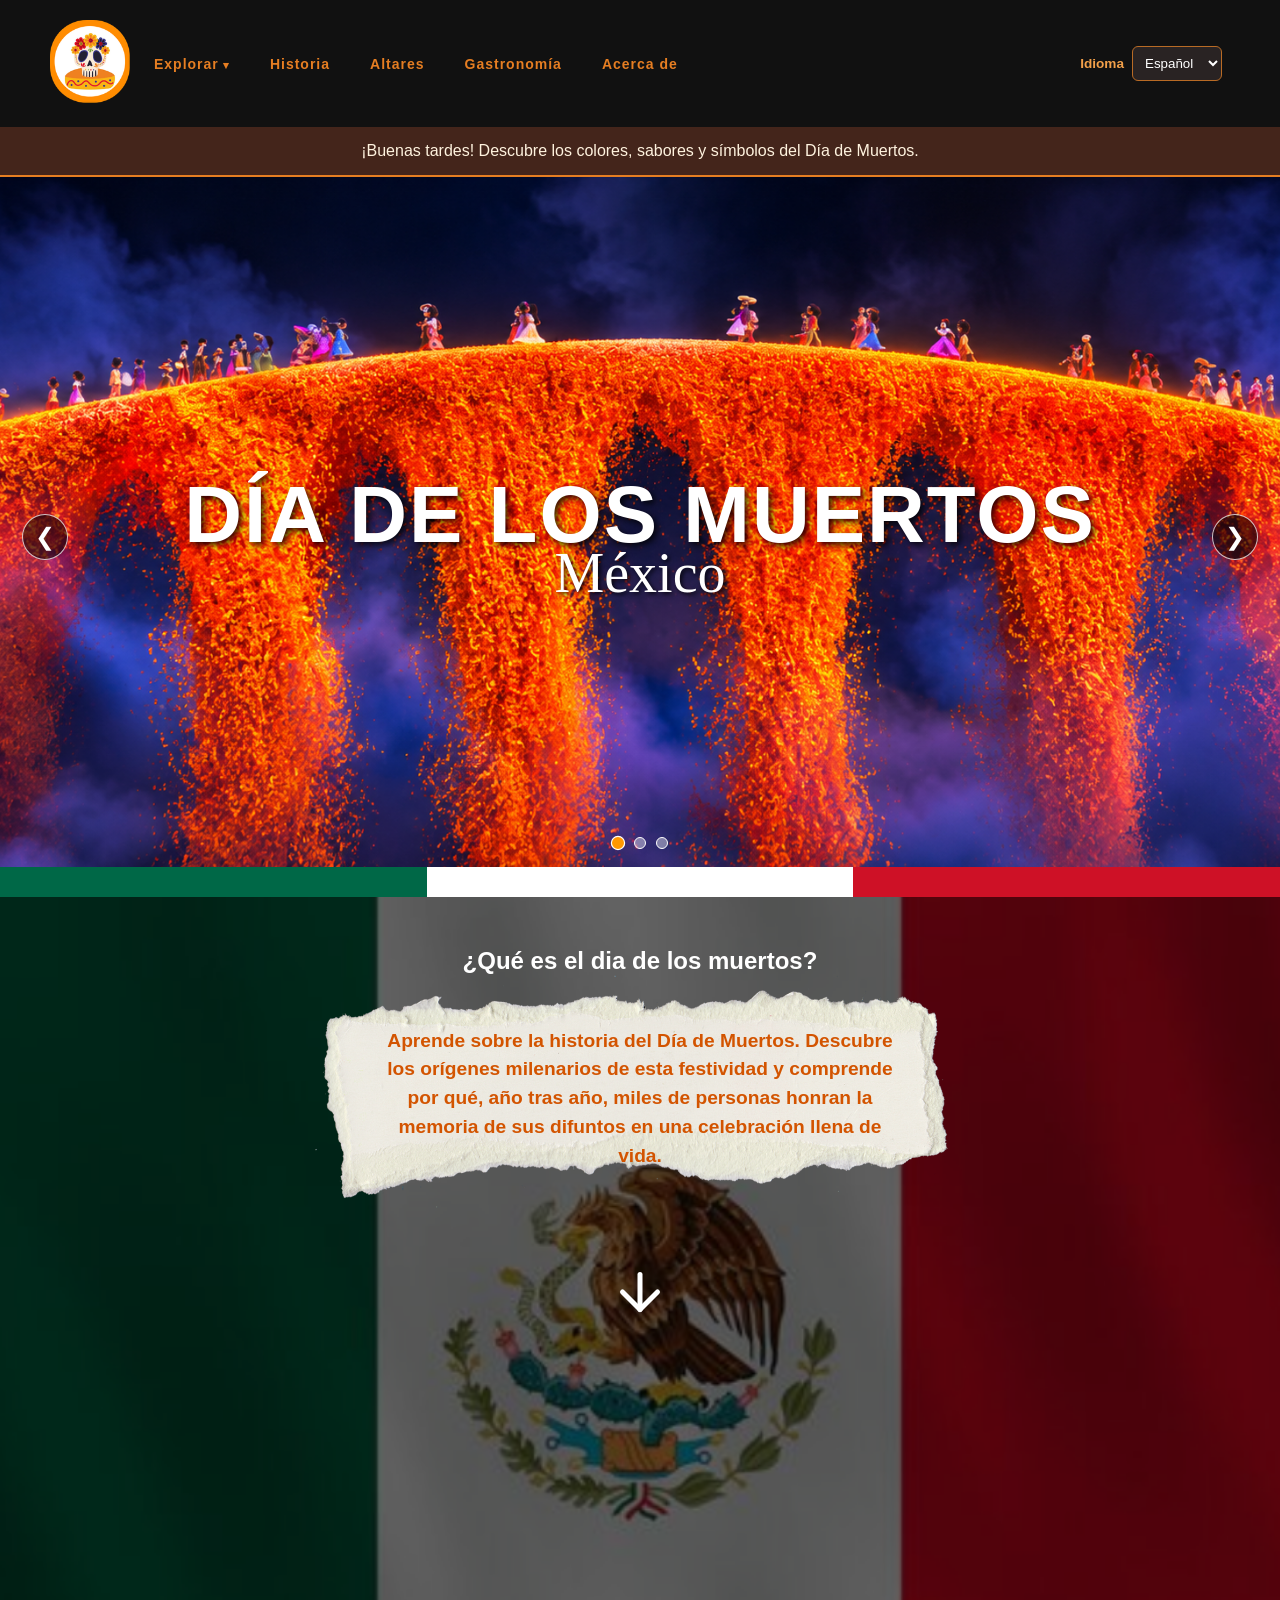
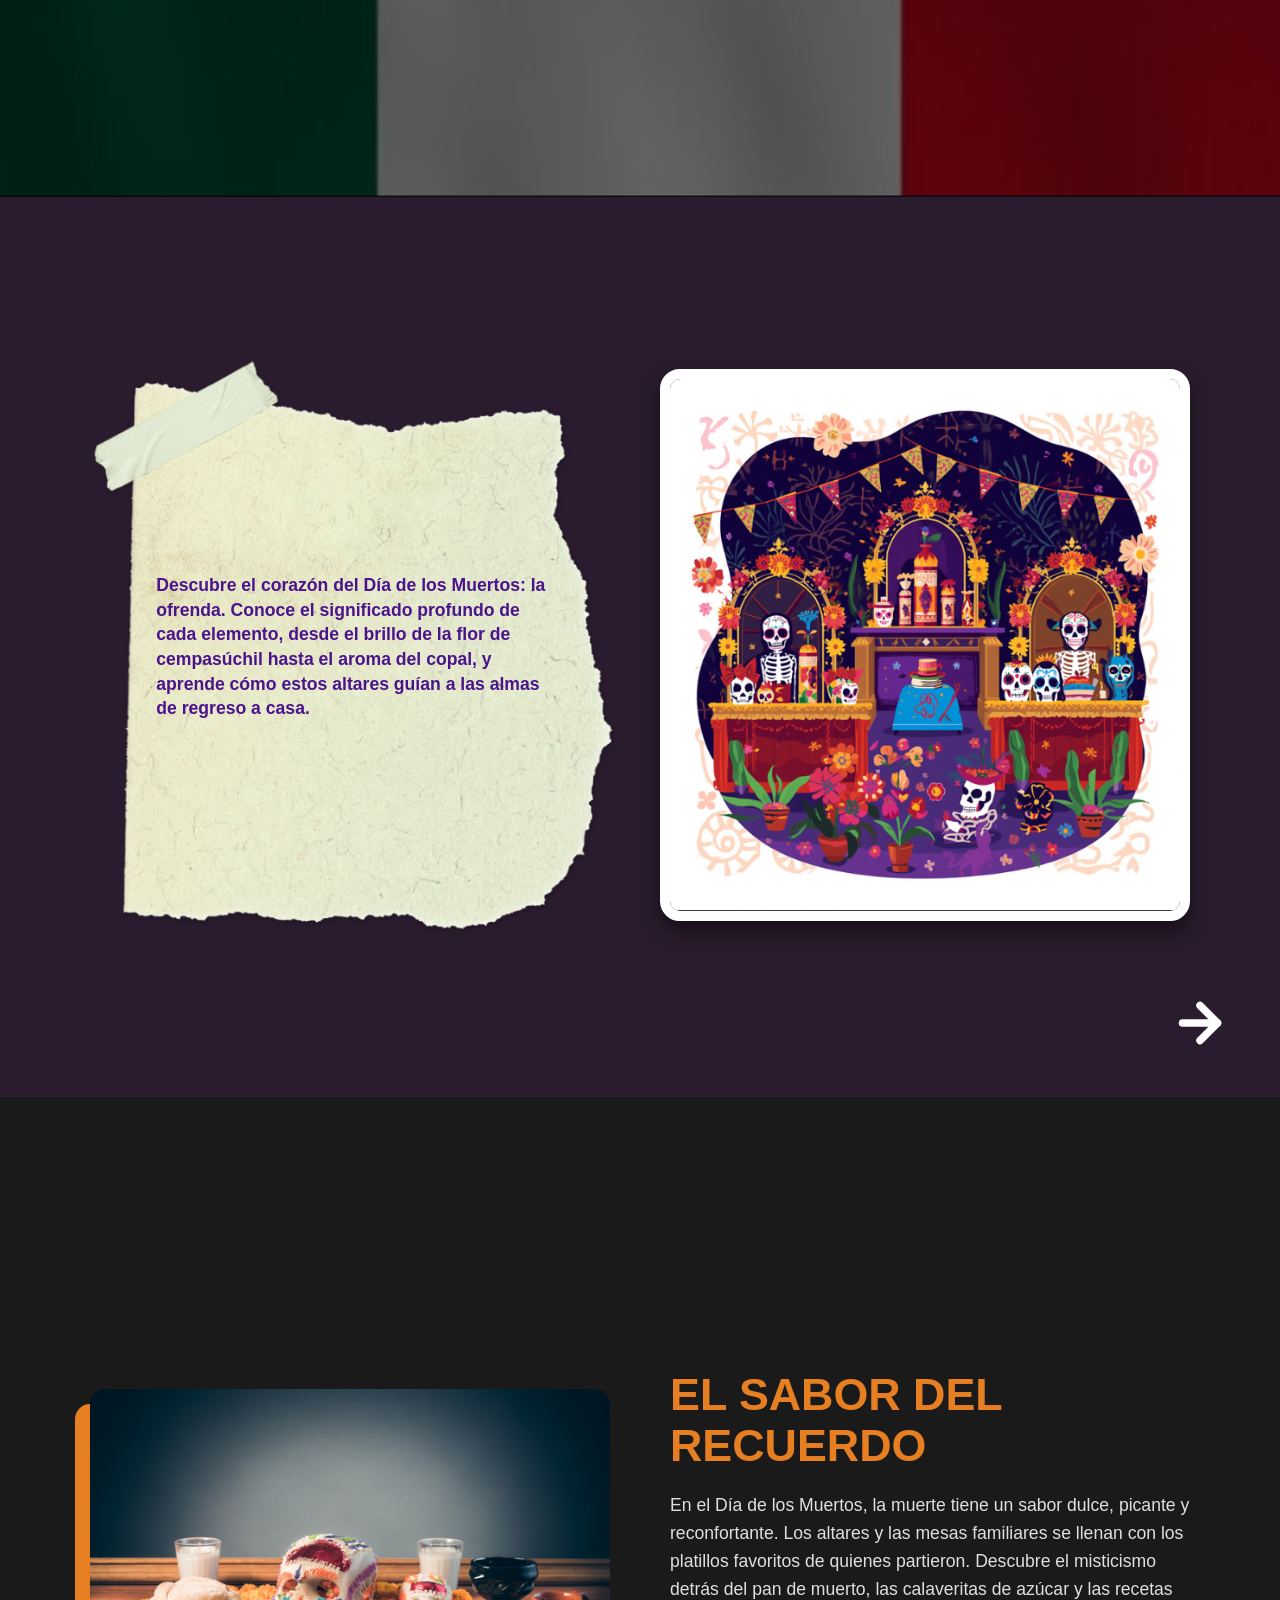
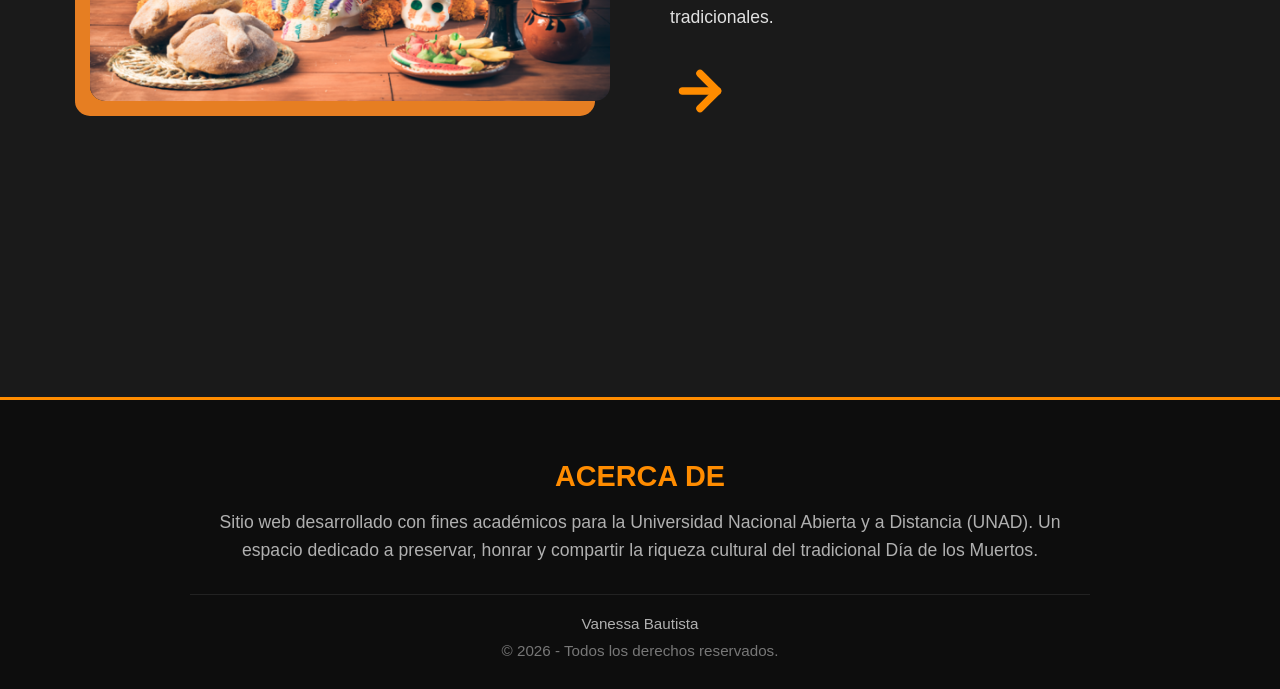
<file: index.html>
<!DOCTYPE html>
<html lang="es">
<head>
    <meta charset="UTF-8">
    <meta name="viewport" content="width=device-width, initial-scale=1.0">
    <title>Día de los Muertos - México</title>
    <link rel="stylesheet" href="css/style.css">
</head>
<body>

    <!-- Encabezado y navegación principal -->
    <header class="site-header">
        <a class="logo" href="index.html" aria-label="Ir al inicio">
            <img src="images/logo.png" alt="Logotipo del Día de Muertos">
        </a>
        <nav aria-label="Menú principal">
            <ul class="nav-list">
                <li class="dropdown">
                    <a href="#" class="dropdown-toggle" aria-haspopup="true" aria-expanded="false" data-i18n="menu">EXPLORAR</a>
                    <ul class="dropdown-menu">
                        <li><a href="historia.html" data-i18n="history">HISTORIA</a></li>
                        <li><a href="altares.html" data-i18n="altars">ALTARES</a></li>
                        <li><a href="gastronomia.html" data-i18n="food">GASTRONOMÍA</a></li>
                    </ul>
                </li>
                <li><a href="index.html#historia" data-i18n="history">HISTORIA</a></li>
                <li><a href="index.html#altares" data-i18n="altars">ALTARES</a></li>
                <li><a href="index.html#gastronomia" data-i18n="food">GASTRONOMÍA</a></li>
                <li><a href="index.html#acercade" data-i18n="about">ACERCA DE</a></li>
            </ul>
        </nav>
        <div class="language-tools">
            <label for="site-language" data-i18n="language">Idioma</label>
            <select id="site-language" aria-label="Seleccionar idioma">
                <option value="es">Español</option>
                <option value="en">English</option>
                <option value="fr">Français</option>
            </select>
            <div id="google_translate_element" class="idioma" aria-label="Traductor de Google"></div>
        </div>
    </header>
    <div class="welcome-bar" role="status" aria-live="polite">
        <p id="welcome-message"></p>
    </div>

    <main>
        <!-- Slider principal de imágenes -->
        <section id="inicio" class="hero hero-slider" aria-label="Galería del Día de Muertos">
            <div class="hero-slide is-active" style="background-image: url('images/puente.png')" aria-hidden="false">
                <div class="titulos-hero"><h1>DÍA DE LOS MUERTOS</h1><p class="subtitulo">México</p></div>
            </div>
            <div class="hero-slide" style="background-image: url('images/desfile.jpg')" aria-hidden="true">
                <div class="titulos-hero"><h1>TRADICIÓN Y MEMORIA</h1><p class="subtitulo">Una celebración de vida</p></div>
            </div>
            <div class="hero-slide" style="background-image: url('images/mujer.jpg')" aria-hidden="true">
                <div class="titulos-hero"><h1>COLOR Y CULTURA</h1><p class="subtitulo">Honrando nuestras raíces</p></div>
            </div>
            <button class="slider-control slider-prev" type="button" aria-label="Imagen anterior">&#10094;</button>
            <button class="slider-control slider-next" type="button" aria-label="Imagen siguiente">&#10095;</button>
            <div class="slider-dots" aria-label="Seleccionar imagen"></div>
            <div class="franja-bandera"></div>
        </section>

        <!-- SECCIÓN HISTORIA -->
        <section id="historia" class="seccion-historia">
            <h2 class="titulo-historia">¿Qué es el dia de los muertos?</h2>
            
            <div class="contenido-papel">
                <img src="images/papel.png" alt="Fondo de papel rasgado decorativo" class="fondo-papel">
                <p class="texto-papel">
                    Aprende sobre la historia del Día de Muertos. Descubre los orígenes milenarios de esta festividad y comprende por qué, año tras año, miles de personas honran la memoria de sus difuntos en una celebración llena de vida.
                </p>
            </div>

            <div class="flecha">
                <a href="historia.html" aria-label="Ir a la página completa de historia">
                    <svg xmlns="http://www.w3.org/2000/svg" width="60" height="60" viewBox="0 0 24 24" fill="none" stroke="#ffffff" stroke-width="2" stroke-linecap="round" stroke-linejoin="round">
                        <line x1="12" y1="5" x2="12" y2="19"></line>
                        <polyline points="19 12 12 19 5 12"></polyline>
                    </svg>
                </a>
            </div>
        </section>

        <!-- SECCIÓN ALTARES -->
        <section id="altares" class="seccion-altares">
            <div class="contenedor-altares">
                
                <div class="altar-texto">
                    <img src="images/papel-altares.png" alt="Fondo de papel viejo" class="fondo-papel-altar">
                    <div class="contenido-texto-altar">
                        
                        <p>
                            Descubre el corazón del Día de los Muertos: la ofrenda. Conoce el significado profundo de cada elemento, desde el brillo de la flor de cempasúchil hasta el aroma del copal, y aprende cómo estos altares guían a las almas de regreso a casa.
                        </p>
                    </div>
                </div>

                <div class="altar-imagen">
                    <img src="images/ilustracion-altar.png" alt="Ilustración colorida de un altar de muertos">
                </div>
                
            </div> 
            
            <!-- FLECHA HACIA LA DERECHA -->
            <div class="flecha-derecha">
                <a href="altares.html" aria-label="Ir a la página completa de altares">
                    <svg xmlns="http://www.w3.org/2000/svg" width="60" height="60" viewBox="0 0 24 24" fill="none" stroke="#ffffff" stroke-width="3" stroke-linecap="round" stroke-linejoin="round">
                        <line x1="5" y1="12" x2="19" y2="12"></line>
                        <polyline points="12 5 19 12 12 19"></polyline>
                    </svg>
                </a>
            </div>
        </section>

        <!-- SECCIÓN GASTRONOMÍA -->
        <section id="gastronomia" class="seccion-gastronomia">
            <div class="contenedor-gastronomia">
                
                <!-- Columna Izquierda: Imagen representativa -->
                <div class="gastro-imagen">
                    <!-- RECUERDA: Guardar una imagen con este nombre -->
                    <img src="images/abrebocas-comida.png" alt="Mesa con pan de muerto y calaveritas de azúcar">
                </div>
                
                <!-- Columna Derecha: Texto y flecha -->
                <div class="gastro-texto">
                    <h2 class="titulo-gastro">El Sabor del Recuerdo</h2>
                    <p>
                        En el Día de los Muertos, la muerte tiene un sabor dulce, picante y reconfortante. Los altares y las mesas familiares se llenan con los platillos favoritos de quienes partieron. Descubre el misticismo detrás del pan de muerto, las calaveritas de azúcar y las recetas tradicionales.
                    </p>
                    
                    <!-- Flecha hacia la nueva página -->
                    <div class="flecha-gastro">
                        <a href="gastronomia.html" aria-label="Explorar la gastronomía completa">
                            <svg xmlns="http://www.w3.org/2000/svg" width="60" height="60" viewBox="0 0 24 24" fill="none" stroke="#ff8c00" stroke-width="3" stroke-linecap="round" stroke-linejoin="round">
                                <line x1="5" y1="12" x2="19" y2="12"></line>
                                <polyline points="12 5 19 12 12 19"></polyline>
                            </svg>
                        </a>
                    </div>
                </div>

            </div>
        </section>

    </main>
    <!-- SECCIÓN FOOTER -->
        <footer id="acercade" class="seccion-acercade">
            <div class="contenedor-acercade">
                <div class="info-footer">
                    <h3>Acerca de</h3>
                    <p>Sitio web desarrollado con fines académicos para la Universidad Nacional Abierta y a Distancia (UNAD). Un espacio dedicado a preservar, honrar y compartir la riqueza cultural del tradicional Día de los Muertos.</p>
                </div>
                
                <div class="creditos-footer">
                    <p>Vanessa Bautista</p>
                    <p class="copyright">&copy; 2026 - Todos los derechos reservados.</p>
                </div>
            </div>
        </footer>
<!-- SCRIPT DEL TRADUCTOR DE GOOGLE -->
    <script type="text/javascript">
        function googleTranslateElementInit() {
            new google.translate.TranslateElement({
                pageLanguage: 'es', 
                includedLanguages: 'en,es', // Solo da la opción de Inglés y Español
                layout: google.translate.TranslateElement.InlineLayout.SIMPLE
            }, 'google_translate_element');
        }
    </script>
    <script type="text/javascript" src="https://translate.google.com/translate_a/element.js?cb=googleTranslateElementInit"></script>
    <script src="js/main.js" defer></script>
</body>
</html>
</file>
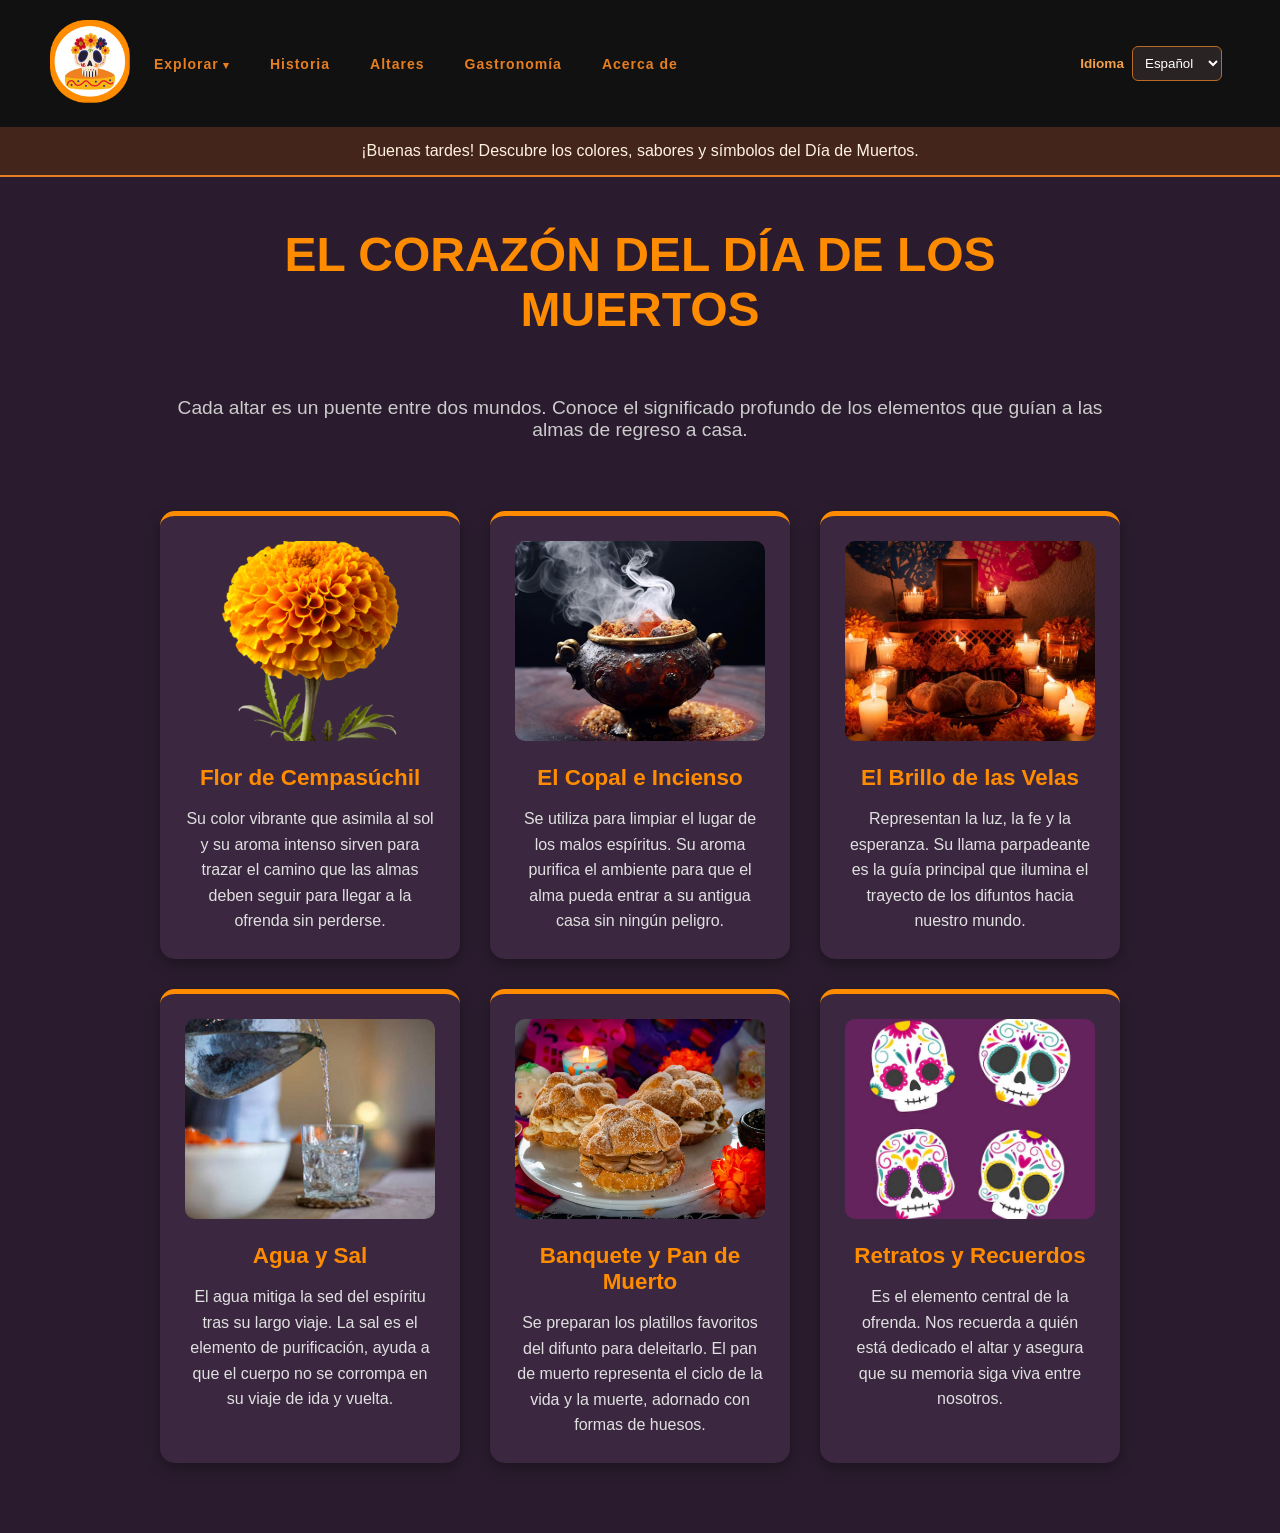
<file: altares.html>
<!DOCTYPE html>
<html lang="es">
<head>
    <meta charset="UTF-8">
    <meta name="viewport" content="width=device-width, initial-scale=1.0">
    <title>Altares - Día de los Muertos</title>
    <!-- Conectamos la misma hoja de estilos -->
    <link rel="stylesheet" href="css/style.css">
</head>
<body class="pagina-altares">

    <header class="site-header subpage-header">
        <a class="logo" href="index.html" aria-label="Ir al inicio"><img src="images/logo.png" alt="Logotipo del Día de Muertos"></a>
        <nav aria-label="Menú principal">
            <ul class="nav-list">
                <li class="dropdown">
                    <a href="#" class="dropdown-toggle" aria-haspopup="true" aria-expanded="false" data-i18n="menu">EXPLORAR</a>
                    <ul class="dropdown-menu">
                        <li><a href="historia.html" data-i18n="history">HISTORIA</a></li>
                        <li><a href="altares.html" data-i18n="altars">ALTARES</a></li>
                        <li><a href="gastronomia.html" data-i18n="food">GASTRONOMÍA</a></li>
                    </ul>
                </li>
                <li><a href="index.html#historia" data-i18n="history">HISTORIA</a></li>
                <li><a href="index.html#altares" data-i18n="altars">ALTARES</a></li>
                <li><a href="index.html#gastronomia" data-i18n="food">GASTRONOMÍA</a></li>
                <li><a href="index.html#acercade" data-i18n="about">ACERCA DE</a></li>
            </ul>
        </nav>
        <div class="language-tools">
            <label for="site-language" data-i18n="language">Idioma</label>
            <select id="site-language" aria-label="Seleccionar idioma">
                <option value="es">Español</option><option value="en">English</option><option value="fr">Français</option>
            </select>
            <div id="google_translate_element" class="idioma" aria-label="Traductor de Google"></div>
        </div>
    </header>
    <div class="welcome-bar" role="status" aria-live="polite"><p id="welcome-message"></p></div>

    <main>
        <section class="contenedor-historia">
            <h1 class="titulo-principal">El Corazón del Día de los Muertos</h1>
            <p style="text-align: center; color: #cccccc; font-size: 1.2rem; margin-bottom: 50px;">
                Cada altar es un puente entre dos mundos. Conoce el significado profundo de los elementos que guían a las almas de regreso a casa.
            </p>
            
            <!-- Cuadrícula de elementos del altar -->
            <div class="grid-altares">
                
                <!-- Tarjeta 1: Flor de Cempasúchil -->
                <div class="tarjeta-elemento">
                    <img src="images/cempasuchil.png" alt="Flores de Cempasúchil naranjas">
                    <h3>Flor de Cempasúchil</h3>
                    <p>Su color vibrante que asimila al sol y su aroma intenso sirven para trazar el camino que las almas deben seguir para llegar a la ofrenda sin perderse.</p>
                </div>

                <!-- Tarjeta 2: El Copal y el Incienso -->
                <div class="tarjeta-elemento">
                    <img src="images/copal.jpg" alt="Humo de copal e incienso">
                    <h3>El Copal e Incienso</h3>
                    <p>Se utiliza para limpiar el lugar de los malos espíritus. Su aroma purifica el ambiente para que el alma pueda entrar a su antigua casa sin ningún peligro.</p>
                </div>

                <!-- Tarjeta 3: Velas y Veladoras -->
                <div class="tarjeta-elemento">
                    <img src="images/velas.jpg" alt="Velas iluminando el altar">
                    <h3>El Brillo de las Velas</h3>
                    <p>Representan la luz, la fe y la esperanza. Su llama parpadeante es la guía principal que ilumina el trayecto de los difuntos hacia nuestro mundo.</p>
                </div>

                <!-- Tarjeta 4: El Agua y la Sal -->
                <div class="tarjeta-elemento">
                    <img src="images/agua-sal.jpeg" alt="Vasos con agua y sal">
                    <h3>Agua y Sal</h3>
                    <p>El agua mitiga la sed del espíritu tras su largo viaje. La sal es el elemento de purificación, ayuda a que el cuerpo no se corrompa en su viaje de ida y vuelta.</p>
                </div>

                <!-- Tarjeta 5: La Comida y el Pan -->
                <div class="tarjeta-elemento">
                    <img src="images/comida.jpg" alt="Pan de muerto y platillos típicos">
                    <h3>Banquete y Pan de Muerto</h3>
                    <p>Se preparan los platillos favoritos del difunto para deleitarlo. El pan de muerto representa el ciclo de la vida y la muerte, adornado con formas de huesos.</p>
                </div>

                <!-- Tarjeta 6: Las Fotografías -->
                <div class="tarjeta-elemento">
                    <img src="images/fotos.jpg" alt="Fotografías de los difuntos">
                    <h3>Retratos y Recuerdos</h3>
                    <p>Es el elemento central de la ofrenda. Nos recuerda a quién está dedicado el altar y asegura que su memoria siga viva entre nosotros.</p>
                </div>

            </div>
        </section>
    </main>

    <!-- 2. Scripts de Google Translate (Se mantienen en todas las páginas) -->
    <script type="text/javascript">
        function googleTranslateElementInit() {
            new google.translate.TranslateElement({
                pageLanguage: 'es', 
                includedLanguages: 'en,es', 
                layout: google.translate.TranslateElement.InlineLayout.SIMPLE
            }, 'google_translate_element');
        }
    </script>
    <script type="text/javascript" src="https://translate.google.com/translate_a/element.js?cb=googleTranslateElementInit"></script>

    <script src="js/main.js" defer></script>
</body>
</html>
</file>
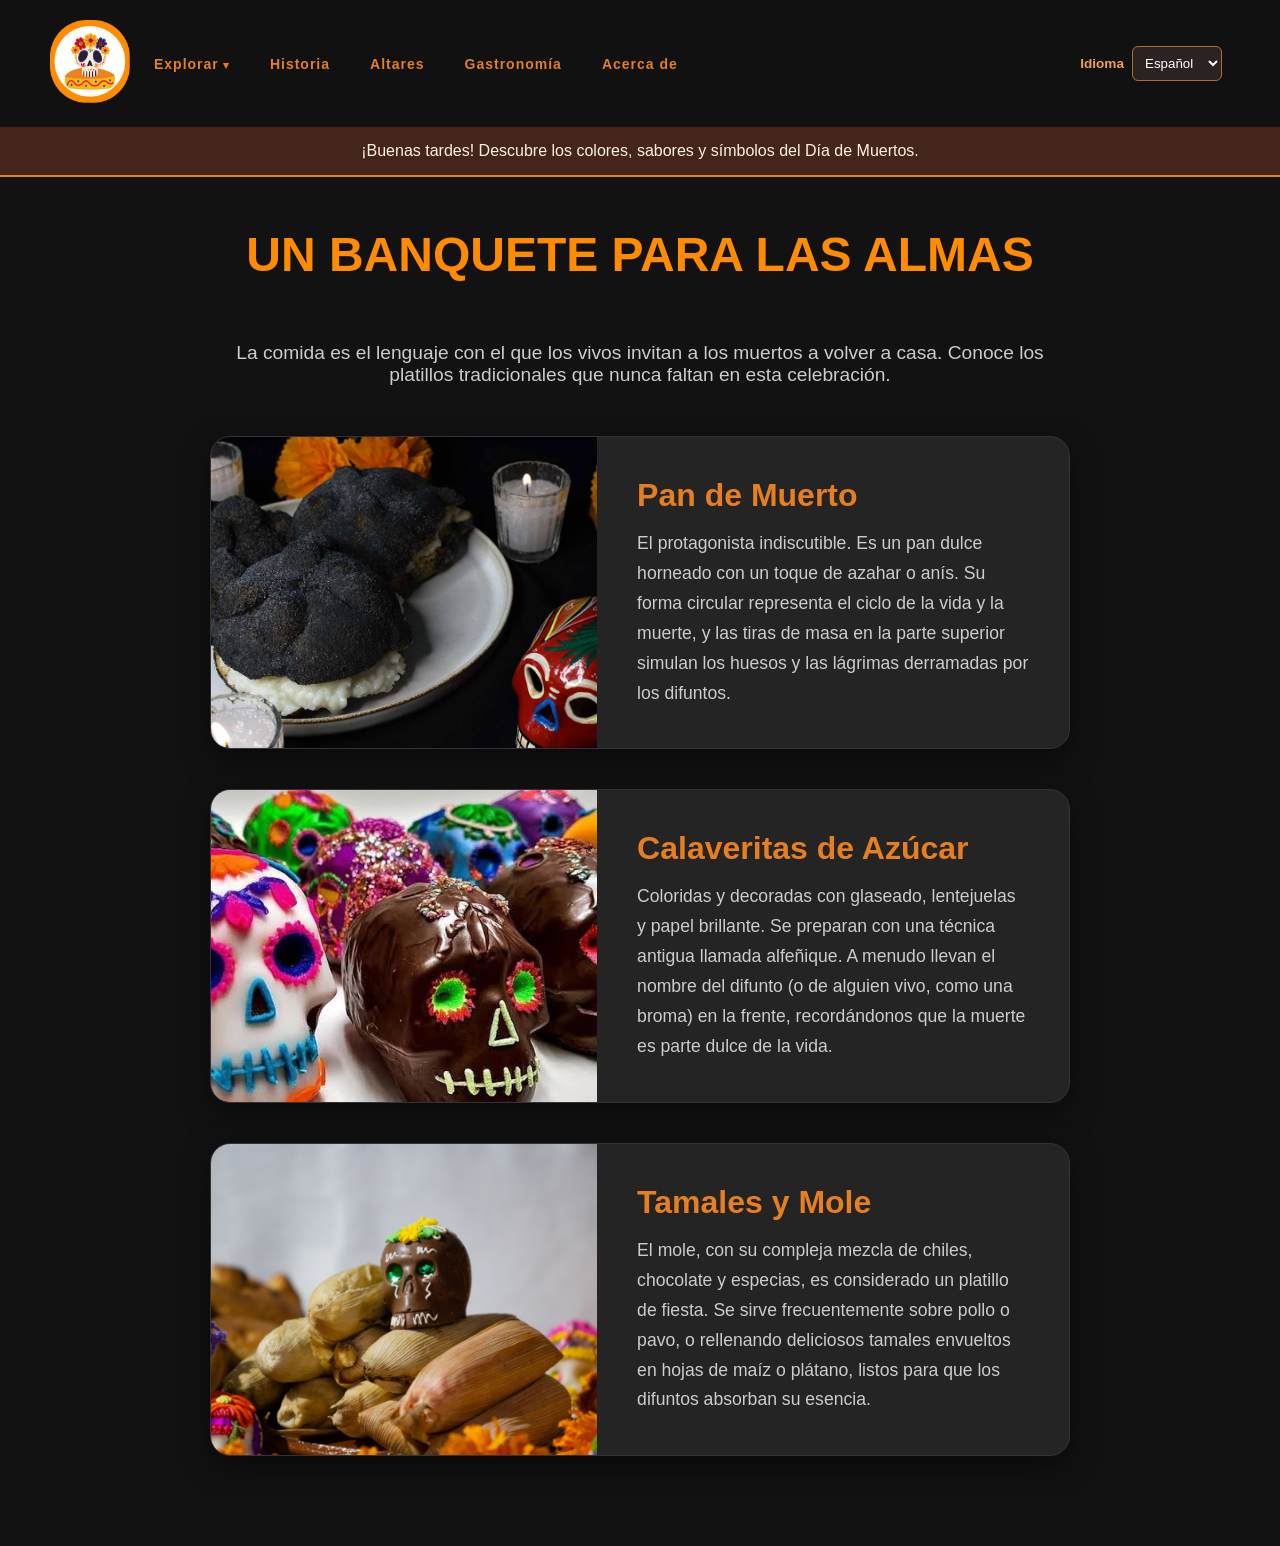
<file: gastronomia.html>
<!DOCTYPE html>
<html lang="es">
<head>
    <meta charset="UTF-8">
    <meta name="viewport" content="width=device-width, initial-scale=1.0">
    <title>Gastronomía - Día de los Muertos</title>

    <!-- Conectar la misma hoja de estilos -->
    <link rel="stylesheet" href="css/style.css">
</head>
<body class="pagina-gastronomia">

    <header class="site-header subpage-header">
        <a class="logo" href="index.html" aria-label="Ir al inicio"><img src="images/logo.png" alt="Logotipo del Día de Muertos"></a>
        <nav aria-label="Menú principal">
            <ul class="nav-list">
                <li class="dropdown">
                    <a href="#" class="dropdown-toggle" aria-haspopup="true" aria-expanded="false" data-i18n="menu">EXPLORAR</a>
                    <ul class="dropdown-menu">
                        <li><a href="historia.html" data-i18n="history">HISTORIA</a></li>
                        <li><a href="altares.html" data-i18n="altars">ALTARES</a></li>
                        <li><a href="gastronomia.html" data-i18n="food">GASTRONOMÍA</a></li>
                    </ul>
                </li>
                <li><a href="index.html#historia" data-i18n="history">HISTORIA</a></li>
                <li><a href="index.html#altares" data-i18n="altars">ALTARES</a></li>
                <li><a href="index.html#gastronomia" data-i18n="food">GASTRONOMÍA</a></li>
                <li><a href="index.html#acercade" data-i18n="about">ACERCA DE</a></li>
            </ul>
        </nav>
        <div class="language-tools">
            <label for="site-language" data-i18n="language">Idioma</label>
            <select id="site-language" aria-label="Seleccionar idioma">
                <option value="es">Español</option><option value="en">English</option><option value="fr">Français</option>
            </select>
            <div id="google_translate_element" class="idioma" aria-label="Traductor de Google"></div>
        </div>
    </header>
    <div class="welcome-bar" role="status" aria-live="polite"><p id="welcome-message"></p></div>

    <main>
        <section class="contenedor-menu">
            <h1 class="titulo-principal">Un Banquete para las Almas</h1>
            <p style="text-align: center; color: #cccccc; font-size: 1.2rem; margin-bottom: 50px;">
                La comida es el lenguaje con el que los vivos invitan a los muertos a volver a casa. Conoce los platillos tradicionales que nunca faltan en esta celebración.
            </p>

            <!-- Plato 1 -->
            <article class="tarjeta-platillo">
                <!-- Recuerda descargar una foto con este nombre -->
                <img src="images/pan-muerto.jpg" alt="Delicioso Pan de Muerto tradicional">
                <div class="info-platillo">
                    <h3>Pan de Muerto</h3>
                    <p>El protagonista indiscutible. Es un pan dulce horneado con un toque de azahar o anís. Su forma circular representa el ciclo de la vida y la muerte, y las tiras de masa en la parte superior simulan los huesos y las lágrimas derramadas por los difuntos.</p>
                </div>
            </article>

            <!-- Plato 2 -->
            <article class="tarjeta-platillo inverso">
                <div class="info-platillo">
                    <h3>Calaveritas de Azúcar</h3>
                    <p>Coloridas y decoradas con glaseado, lentejuelas y papel brillante. Se preparan con una técnica antigua llamada alfeñique. A menudo llevan el nombre del difunto (o de alguien vivo, como una broma) en la frente, recordándonos que la muerte es parte dulce de la vida.</p>
                </div>
                <img src="images/calaveritas.jpg" alt="Calaveritas de azúcar de colores">
            </article>

            <!-- Plato 3 -->
            <article class="tarjeta-platillo">
                <img src="images/tamales.jpeg" alt="Tamales envueltos en hojas de maíz">
                <div class="info-platillo">
                    <h3>Tamales y Mole</h3>
                    <p>El mole, con su compleja mezcla de chiles, chocolate y especias, es considerado un platillo de fiesta. Se sirve frecuentemente sobre pollo o pavo, o rellenando deliciosos tamales envueltos en hojas de maíz o plátano, listos para que los difuntos absorban su esencia.</p>
                </div>
            </article>

        </section>
    </main>

    <!-- 2. Botones de Google Translate (Se mantienen en todas las páginas) -->
    <script type="text/javascript">
        function googleTranslateElementInit() {
            new google.translate.TranslateElement({
                pageLanguage: 'es', 
                includedLanguages: 'en,es', 
                layout: google.translate.TranslateElement.InlineLayout.SIMPLE
            }, 'google_translate_element');
        }
    </script>
    <script type="text/javascript" src="https://translate.google.com/translate_a/element.js?cb=googleTranslateElementInit"></script>

    <script src="js/main.js" defer></script>
</body>
</html>
</file>
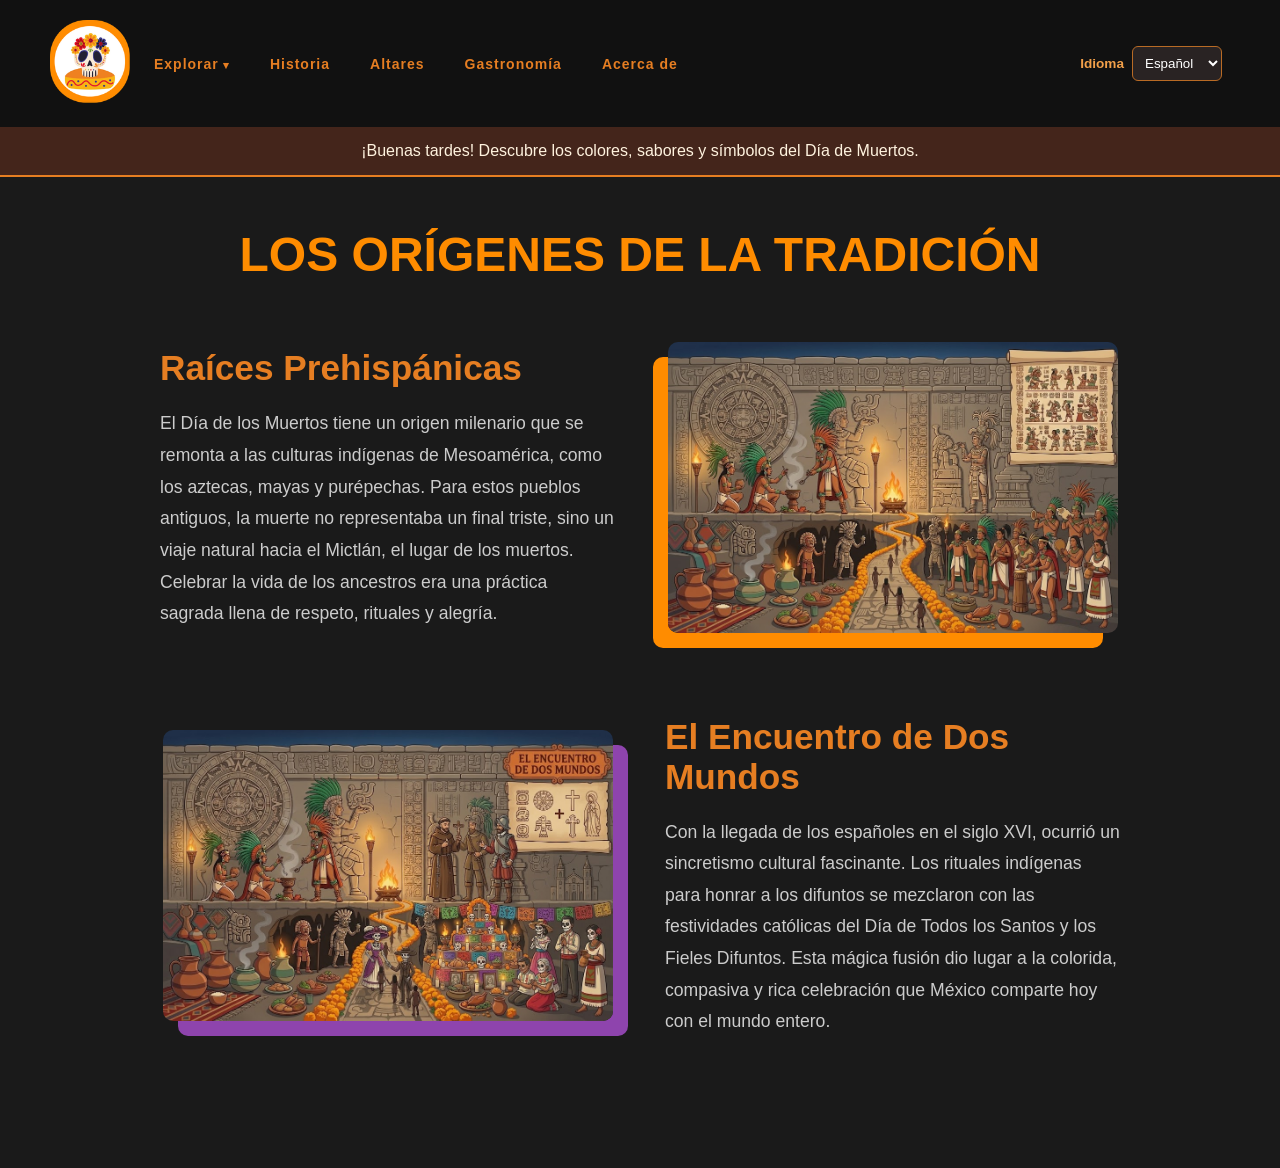
<file: historia.html>
<!DOCTYPE html>
<html lang="es">
<head>
    <meta charset="UTF-8">
    <meta name="viewport" content="width=device-width, initial-scale=1.0">
    <title>Historia - Día de los Muertos</title>

    <!-- Conectar la misma hoja de estilos -->
    <link rel="stylesheet" href="css/style.css">
</head>
<body class="pagina-historia">

    <header class="site-header subpage-header">
        <a class="logo" href="index.html" aria-label="Ir al inicio"><img src="images/logo.png" alt="Logotipo del Día de Muertos"></a>
        <nav aria-label="Menú principal">
            <ul class="nav-list">
                <li class="dropdown">
                    <a href="#" class="dropdown-toggle" aria-haspopup="true" aria-expanded="false" data-i18n="menu">EXPLORAR</a>
                    <ul class="dropdown-menu">
                        <li><a href="historia.html" data-i18n="history">HISTORIA</a></li>
                        <li><a href="altares.html" data-i18n="altars">ALTARES</a></li>
                        <li><a href="gastronomia.html" data-i18n="food">GASTRONOMÍA</a></li>
                    </ul>
                </li>
                <li><a href="index.html#historia" data-i18n="history">HISTORIA</a></li>
                <li><a href="index.html#altares" data-i18n="altars">ALTARES</a></li>
                <li><a href="index.html#gastronomia" data-i18n="food">GASTRONOMÍA</a></li>
                <li><a href="index.html#acercade" data-i18n="about">ACERCA DE</a></li>
            </ul>
        </nav>
        <div class="language-tools">
            <label for="site-language" data-i18n="language">Idioma</label>
            <select id="site-language" aria-label="Seleccionar idioma">
                <option value="es">Español</option><option value="en">English</option><option value="fr">Français</option>
            </select>
            <div id="google_translate_element" class="idioma" aria-label="Traductor de Google"></div>
        </div>
    </header>
    <div class="welcome-bar" role="status" aria-live="polite"><p id="welcome-message"></p></div>

    <main>
        <section class="contenedor-historia">
            <h1 class="titulo-principal">Los Orígenes de la Tradición</h1>
            
            <!-- Bloque 1: Texto a la izquierda, Imagen a la derecha -->
            <div class="bloque-historia">
                <div class="texto-historia">
                    <h2>Raíces Prehispánicas</h2>
                    <p>El Día de los Muertos tiene un origen milenario que se remonta a las culturas indígenas de Mesoamérica, como los aztecas, mayas y purépechas. Para estos pueblos antiguos, la muerte no representaba un final triste, sino un viaje natural hacia el Mictlán, el lugar de los muertos. Celebrar la vida de los ancestros era una práctica sagrada llena de respeto, rituales y alegría.</p>
                </div>
                <div class="imagen-historia">
                    <img src="images/historia-1.jpg" alt="Antiguas tradiciones prehispánicas" class="img-decorada">
                </div>
            </div>

            <!-- Bloque 2: Imagen a la izquierda, Texto a la derecha (Inverso) -->
            <div class="bloque-historia inverso">
                <div class="texto-historia">
                    <h2>El Encuentro de Dos Mundos</h2>
                    <p>Con la llegada de los españoles en el siglo XVI, ocurrió un sincretismo cultural fascinante. Los rituales indígenas para honrar a los difuntos se mezclaron con las festividades católicas del Día de Todos los Santos y los Fieles Difuntos. Esta mágica fusión dio lugar a la colorida, compasiva y rica celebración que México comparte hoy con el mundo entero.</p>
                </div>
                <div class="imagen-historia">
                    <img src="images/historia-2.jpg" alt="Sincretismo cultural del día de los muertos" class="img-decorada">
                </div>
            </div>
        </section>
        
    </main>

    <!-- 2. Scripts de Google Translate (Se mantienen en todas las páginas) -->
    <script type="text/javascript">
        function googleTranslateElementInit() {
            new google.translate.TranslateElement({
                pageLanguage: 'es', 
                includedLanguages: 'en,es', 
                layout: google.translate.TranslateElement.InlineLayout.SIMPLE
            }, 'google_translate_element');
        }
    </script>
    <script type="text/javascript" src="https://translate.google.com/translate_a/element.js?cb=googleTranslateElementInit"></script>

    <script src="js/main.js" defer></script>
</body>
</html>
</file>
<file: css/style.css>
html {
    scroll-behavior: smooth;
}

* {
    margin: 0;
    padding: 0;
    box-sizing: border-box;
}

body {
    background-color: #1a1a1a;
    color: white; 
    font-family: 'Segoe UI', Tahoma, Geneva, Verdana, sans-serif;
}

nav a {
    color: #ff9800;
    text-decoration: none;
    font-weight: bold;
}

/* =========================================
   ESTILOS DEL ENCABEZADO (HEADER)
   ========================================= */
header {
    display: flex;
    justify-content: space-between;
    align-items: center;
    padding: 20px 50px;
}

.logo img {
    width: 80px;
    height: auto;
}

nav ul {
    display: flex;
    list-style: none;
    gap: 40px;
}

nav a {
    color: #e67e22;
    text-decoration: none;
    font-weight: bold;
    font-size: 14px;
    letter-spacing: 1px;
    transition: color 0.3s ease;
}

nav a:hover {
    color: #ffffff; 
}

.idioma button {
    background: none;
    border: none;
    color: white;
    font-weight: bold;
    font-size: 14px;
    cursor: pointer;
}

/* =========================================
   SECCIÓN PRINCIPAL (HERO)
   ========================================= */
.hero {
    position: relative;
    min-height: 80vh;
    display: flex;
    justify-content: center;
    align-items: center;
    text-align: center;
    /* Se debe verificar que la ruta de la imagen sea la correcta */
    background-image: url('../images/puente.png'); 
    background-size: cover;
    background-position: center;
}

.titulos-hero h1 {
    font-size: 5rem;
    font-weight: 900;
    text-transform: uppercase;
    letter-spacing: 2px;
    text-shadow: 3px 3px 6px rgba(0,0,0,0.8);
}

.subtitulo {
    font-size: 3.5rem;
    font-family: 'Brush Script MT', 'Caveat', cursive;
    margin-top: -20px;
    font-weight: lighter;
    text-shadow: 2px 2px 4px rgba(0,0,0,0.8);
}

.franja-bandera {
    position: absolute;
    bottom: 0;
    width: 100%;
    height: 30px;
    /* Genera los colores de la bandera mediante un gradiente lineal */
    background: linear-gradient(to right, #006847 33.33%, #ffffff 33.33%, #ffffff 66.66%, #ce1126 66.66%);
}

/* =========================================
   SECCIÓN HISTORIA (CAPA TRANSPARENTE)
   ========================================= */
.seccion-historia {
    position: relative;
    min-height: 100vh;
    padding: 50px;
    background-image: url('../images/bandera.png'); 
    background-size: cover;
    background-position: center;
    display: flex;
    flex-direction: column;
    align-items: center;
    z-index: 1;
}

/* Genera una capa superpuesta con transparencia para oscurecer el fondo */
.seccion-historia::before {
    content: "";
    position: absolute;
    top: 0;
    left: 0;
    width: 100%;
    height: 100%;
    background-color: rgba(0, 0, 0, 0.6);
    z-index: -1;
}

.contenido-papel {
    position: relative;
    width: 60%;
    max-width: 650px;
    text-align: center;
}

.fondo-papel {
    width: 100%;
    height: auto;
    display: block;
}

/* Centra el texto de manera absoluta sobre el contenedor padre */
.texto-papel {
    position: absolute;
    top: 50%;
    left: 50%;
    transform: translate(-50%, -50%);
    width: 80%;
    color: #d35400;
    font-weight: bold;
    font-size: 1.2rem;
    line-height: 1.5;
}

.flecha {
    margin-top: 40px;
    animation: rebotar 2s infinite;
    cursor: pointer;
}

/* Define la animación de rebote vertical */
@keyframes rebotar {
    0%, 20%, 50%, 80%, 100% {
        transform: translateY(0);
    }
    40% {
        transform: translateY(-15px);
    }
    60% {
        transform: translateY(-7px);
    }
}

/* =========================================
   PÁGINA DE HISTORIA (DISEÑO Y CONTENIDO)
   ========================================= */
.pagina-historia {
    background-color: #1a1a1a; 
}

.btn-volver {
    display: inline-block;
    background-color: #ff8c00;
    color: #1a1a1a !important; /* Cambiado de white a gris muy oscuro */
    padding: 10px 20px;
    border-radius: 8px;
    font-weight: bold; /* Añadimos negrita para mejorar la legibilidad */
}

.btn-volver:hover {
    background-color: #d35400; 
    color: #ffffff !important; 
}

.contenedor-historia {
    max-width: 1000px;
    margin: 0 auto;
    padding: 50px 20px;
}

.titulo-principal {
    text-align: center;
    color: #ff8c00;
    font-size: 3rem;
    margin-bottom: 60px;
    text-transform: uppercase;
}

.bloque-historia {
    display: flex;
    align-items: center;
    gap: 50px;
    margin-bottom: 80px;
}

/* Invierte el orden de los elementos en el contenedor */
.bloque-historia.inverso {
    flex-direction: row-reverse;
}

.texto-historia {
    flex: 1;
}

.texto-historia h2 {
    color: #e67e22;
    font-size: 2.2rem;
    margin-bottom: 20px;
}

.texto-historia p {
    font-size: 1.1rem;
    line-height: 1.8;
    color: #cccccc;
}

.imagen-historia {
    flex: 1;
    text-align: center;
}

/* Aplica una sombra sólida como marco decorativo */
.img-decorada {
    width: 100%;
    max-width: 450px;
    border-radius: 10px;
    box-shadow: -15px 15px 0px #ff8c00;
}

.inverso .img-decorada {
    box-shadow: 15px 15px 0px #8e44ad;
}

/* =========================================
   SECCIÓN ALTARES
   ========================================= */
.seccion-altares {
    position: relative;
    min-height: 100vh;
    background-color: #2a1c2e;
    padding: 80px 50px;
    display: flex;
    justify-content: center;
    align-items: center;
}

.contenedor-altares {
    display: flex;
    justify-content: space-between;
    align-items: center;
    width: 100%;
    max-width: 1100px; 
    gap: 40px; 
}

.altar-texto {
    position: relative;
    width: 50%;
}

.fondo-papel-altar {
    width: 100%;
    height: auto;
    display: block;
}

.contenido-texto-altar {
    position: absolute;
    top: 50%;
    left: 50%;
    transform: translate(-50%, -50%);
    width: 75%;
    color: #4a148c;
    font-weight: bold;
    font-size: 1.1rem;
    line-height: 1.4;
}

.etiqueta-naranja {
    color: #b36200; 
    text-transform: uppercase;
    font-size: 1.6rem;
    position: absolute;
    top: -30px; 
    left: -20px; 
    transform: rotate(-8deg);
    background-color: #f4f1ea;
    padding: 5px 15px;
    box-shadow: 2px 2px 5px rgba(0,0,0,0.2);
}

.altar-imagen {
    width: 50%;
}

.altar-imagen img {
    width: 100%;
    height: auto;
    border-radius: 20px;
    border: 10px solid white;
    box-shadow: 0px 10px 20px rgba(0,0,0,0.5);
}

.flecha-derecha {
    position: absolute;
    bottom: 40px;
    right: 50px;
    animation: moverDerecha 2s infinite; 
}

/* Define la animación de movimiento horizontal */
@keyframes moverDerecha {
    0%, 20%, 50%, 80%, 100% { transform: translateX(0); }
    40% { transform: translateX(15px); }
    60% { transform: translateX(7px); }
}

/* =========================================
   PÁGINA DE ALTARES (DISEÑO DE TARJETAS)
   ========================================= */
.pagina-altares {
    background-color: #2a1c2e;
}

/* Genera un sistema de columnas que se adapta automáticamente al ancho */
.grid-altares {
    display: grid;
    grid-template-columns: repeat(auto-fit, minmax(300px, 1fr));
    gap: 30px;
    padding: 20px 0;
}

.tarjeta-elemento {
    background-color: #3b2840;
    padding: 25px;
    border-radius: 15px;
    border-top: 5px solid #ff8c00;
    text-align: center;
    box-shadow: 0 5px 15px rgba(0,0,0,0.3);
    transition: transform 0.3s ease;
}

.tarjeta-elemento:hover {
    transform: translateY(-10px);
}

.tarjeta-elemento img {
    width: 100%;
    height: 200px;
    object-fit: cover;
    border-radius: 10px;
    margin-bottom: 20px;
}

.tarjeta-elemento h3 {
    color: #ff8c00;
    margin-bottom: 15px;
    font-size: 1.4rem;
}

.tarjeta-elemento p {
    color: #e0e0e0;
    line-height: 1.6;
    font-size: 1rem;
}

/* =========================================
   SECCIÓN GASTRONOMÍA (ABREBOCAS)
   ========================================= */
.seccion-gastronomia {
    position: relative;
    min-height: 100vh;
    background-color: #1a1a1a;
    padding: 80px 50px;
    display: flex;
    justify-content: center;
    align-items: center;
}

.contenedor-gastronomia {
    display: flex;
    justify-content: space-between;
    align-items: center;
    width: 100%;
    max-width: 1100px;
    gap: 60px;
}

.gastro-imagen {
    width: 50%;
}

.gastro-imagen img {
    width: 100%;
    height: auto;
    border-radius: 15px;
    box-shadow: -15px 15px 0px #e67e22;
}

.gastro-texto {
    width: 50%;
    color: #e0e0e0;
}

.titulo-gastro {
    color: #e67e22;
    font-size: 2.8rem;
    margin-bottom: 20px;
    text-transform: uppercase;
}

.gastro-texto p {
    font-size: 1.1rem;
    line-height: 1.6;
    margin-bottom: 30px;
}

.flecha-gastro {
    animation: moverDerecha 2s infinite; 
}

/* =========================================
   PÁGINA DE GASTRONOMÍA (MENÚ)
   ========================================= */
.pagina-gastronomia {
    background-color: #121212;
}

.contenedor-menu {
    max-width: 900px;
    margin: 0 auto;
    padding: 50px 20px;
}

.tarjeta-platillo {
    display: flex;
    background-color: #242424;
    border-radius: 20px;
    margin-bottom: 40px;
    overflow: hidden;
    box-shadow: 0 10px 30px rgba(0,0,0,0.5);
    border: 1px solid #333;
}

.tarjeta-platillo.inverso {
    flex-direction: row-reverse;
}

.tarjeta-platillo img {
    width: 45%;
    object-fit: cover;
}

.info-platillo {
    padding: 40px;
    width: 55%;
    display: flex;
    flex-direction: column;
    justify-content: center;
}

.info-platillo h3 {
    color: #e67e22;
    font-size: 2rem;
    margin-bottom: 15px;
}

.info-platillo p {
    color: #cccccc;
    font-size: 1.1rem;
    line-height: 1.7;
}

/* =========================================
   SECCIÓN ACERCA DE (FOOTER)
   ========================================= */
.seccion-acercade {
    background-color: #0d0d0d;
    color: #b0b0b0;
    padding: 60px 20px 30px 20px;
    border-top: 3px solid #ff8c00;
}

.contenedor-acercade {
    max-width: 900px;
    margin: 0 auto;
    text-align: center;
}

.info-footer h3 {
    color: #ff8c00;
    font-size: 1.8rem;
    margin-bottom: 15px;
    text-transform: uppercase;
}

.info-footer p {
    font-size: 1.1rem;
    line-height: 1.6;
    margin-bottom: 30px;
}

.creditos-footer {
    border-top: 1px solid #222;
    padding-top: 20px;
    font-size: 0.95rem;
}

.copyright {
    color: #777;
    margin-top: 10px;
}
/* =========================================
   PASO 4: DISEÑO ADAPTABLE (MEDIA QUERIES)
   ========================================= */

/* Ajustes para Tablets (hasta 900px) */
@media (max-width: 900px) {
    /* Convertimos las filas en columnas para que no se apriete el contenido */
    .contenedor-altares,
    .contenedor-gastronomia,
    .bloque-historia {
        flex-direction: column;
        text-align: center;
        gap: 30px;
    }

    /* Reseteamos las clases inversas para que fluyan normal hacia abajo */
    .bloque-historia.inverso {
        flex-direction: column;
    }

    /* Hacemos que los contenedores divididos ocupen todo el ancho */
    .altar-texto, .altar-imagen,
    .gastro-imagen, .gastro-texto,
    .texto-historia, .imagen-historia {
        width: 100%;
    }

    .flecha-derecha {
        position: static;
        margin-top: 20px;
    }
}

/* Ajustes para Teléfonos Móviles (hasta 768px) */
@media (max-width: 768px) {
    /* Reorganizamos el menú superior */
    header {
        flex-direction: column;
        gap: 15px;
        padding: 15px;
    }

    nav ul {
        flex-wrap: wrap;
        justify-content: center;
        gap: 15px;
    }

    /* Reducimos los títulos gigantes del inicio */
    .titulos-hero h1 {
        font-size: 3rem;
    }
    
    .subtitulo {
        font-size: 2.2rem;
    }

    /* Apilamos las tarjetas del menú de gastronomía */
    .tarjeta-platillo,
    .tarjeta-platillo.inverso {
        flex-direction: column;
    }
    
    .tarjeta-platillo img, 
    .info-platillo {
        width: 100%;
    }
    
    .info-platillo {
        padding: 20px;
        text-align: center;
    }

    /* --- SOLUCIÓN DEFINITIVA: PAPEL Y TEXTO --- */
    .contenido-papel, 
    .altar-texto {
        position: relative; /* Asegura que la caja controle a la imagen y al texto */
        width: 100% !important;
        padding: 80px 20px; /* Espacio extra arriba y abajo para que el texto no toque los bordes rotos del papel */
        display: flex;
        justify-content: center;
        align-items: center;
        margin-bottom: 20px;
    }

    .fondo-papel, 
    .fondo-papel-altar {
        position: absolute;
        top: 0;
        left: 0;
        width: 100%;
        height: 100%;
        object-fit: fill; 
        z-index: 0;
    }

    .texto-papel, 
    .contenido-texto-altar {
        position: relative; 
        top: auto;
        left: auto;
        transform: none; 
        width: 90%;
        font-size: 1rem; 
        z-index: 2; 
    }

    /* --- ARREGLO PARA TODAS LAS FLECHAS --- */
    .flecha,
    .flecha-derecha,
    .flecha-gastro {
        position: relative;
        bottom: auto;
        right: auto;
        margin-top: 20px;
        display: flex;
        justify-content: center;
        width: 100%;
    }
}

/* =====================================================
   ELEMENTOS DINÁMICOS - FASE 4 (JAVASCRIPT)
   ===================================================== */
.site-header {
    position: relative;
    z-index: 20;
    gap: 24px;
    background: #111;
}

.site-header .logo { flex: 0 0 auto; }
.site-header nav { flex: 1; }
.site-header nav a { display: inline-block; }

.nav-list .dropdown { position: relative; }
.dropdown-toggle::after {
    content: " ▾";
    font-size: .8em;
}
.dropdown-menu {
    display: none;
    position: absolute;
    top: 100%;
    left: 0;
    min-width: 190px;
    padding: 10px 0;
    list-style: none;
    background: #241b20;
    border: 1px solid #a85a19;
    border-radius: 8px;
    box-shadow: 0 10px 25px rgba(0,0,0,.45);
    z-index: 50;
}
.dropdown-menu li { display: block; }
.dropdown-menu a {
    display: block;
    padding: 12px 18px;
    white-space: nowrap;
    color: #f3a34a;
}
.dropdown-menu a:hover,
.dropdown-menu a:focus {
    color: #fff;
    background: #493023;
}
.dropdown.is-open > .dropdown-menu { display: block; }

.language-tools {
    display: flex;
    align-items: center;
    gap: 8px;
    flex-wrap: wrap;
}
.language-tools label {
    color: #f2a04a;
    font-size: .85rem;
    font-weight: 700;
}
#site-language {
    max-width: 125px;
    padding: 8px;
    color: #fff;
    background: #292323;
    border: 1px solid #b96b25;
    border-radius: 6px;
}
#site-language:focus,
.dropdown a:focus,
.slider-control:focus,
.slider-dot:focus {
    outline: 3px solid #ffd27a;
    outline-offset: 3px;
}
.welcome-bar {
    padding: 12px 20px;
    text-align: center;
    color: #fff3df;
    background: #44251b;
    border-bottom: 2px solid #e67e22;
}
.welcome-bar p { line-height: 1.5; }

.hero-slider {
    overflow: hidden;
    isolation: isolate;
}
.hero-slide {
    position: absolute;
    inset: 0;
    display: flex;
    justify-content: center;
    align-items: center;
    padding: 50px 90px;
    background-size: cover;
    background-position: center;
    opacity: 0;
    visibility: hidden;
    transition: opacity .8s ease, visibility .8s ease;
}
.hero-slide::before {
    content: "";
    position: absolute;
    inset: 0;
    background: rgba(0,0,0,.38);
    z-index: -1;
}
.hero-slide.is-active {
    opacity: 1;
    visibility: visible;
}
.hero-slide .titulos-hero { position: relative; z-index: 1; }
.slider-control {
    position: absolute;
    top: 50%;
    z-index: 5;
    transform: translateY(-50%);
    width: 46px;
    height: 46px;
    border: 1px solid rgba(255,255,255,.75);
    border-radius: 50%;
    color: white;
    background: rgba(0,0,0,.55);
    font-size: 1.5rem;
    cursor: pointer;
    transition: background .2s ease;
}
.slider-control:hover { background: #a84e16; }
.slider-prev { left: 22px; }
.slider-next { right: 22px; }
.slider-dots {
    position: absolute;
    z-index: 6;
    left: 0;
    right: 0;
    bottom: 48px;
    display: flex;
    justify-content: center;
    gap: 10px;
}
.slider-dot {
    width: 12px;
    height: 12px;
    padding: 0;
    border: 1px solid #fff;
    border-radius: 50%;
    background: rgba(255,255,255,.4);
    cursor: pointer;
}
.slider-dot.is-active { background: #ff9800; transform: scale(1.2); }

@media (max-width: 900px) {
    .site-header { flex-wrap: wrap; justify-content: center; }
    .site-header nav { flex: 1 1 100%; }
    .site-header .nav-list { justify-content: center; }
    .language-tools { justify-content: center; }
}
@media (max-width: 600px) {
    .site-header { padding: 14px; }
    .site-header .logo img { width: 65px; }
    .site-header nav ul { gap: 10px; }
    .site-header nav a { font-size: 12px; }
    .dropdown-menu { left: 50%; transform: translateX(-50%); }
    .hero-slide { padding: 35px 55px; }
    .titulos-hero h1 { font-size: clamp(2rem, 9vw, 3rem); }
    .subtitulo { font-size: 2rem; }
    .slider-control { width: 38px; height: 38px; font-size: 1.2rem; }
    .slider-prev { left: 10px; }
    .slider-next { right: 10px; }
    .slider-dots { bottom: 45px; }
}
@media (prefers-reduced-motion: reduce) {
    *, *::before, *::after {
        scroll-behavior: auto !important;
        animation-duration: .01ms !important;
        animation-iteration-count: 1 !important;
        transition-duration: .01ms !important;
    }
}
</file>
